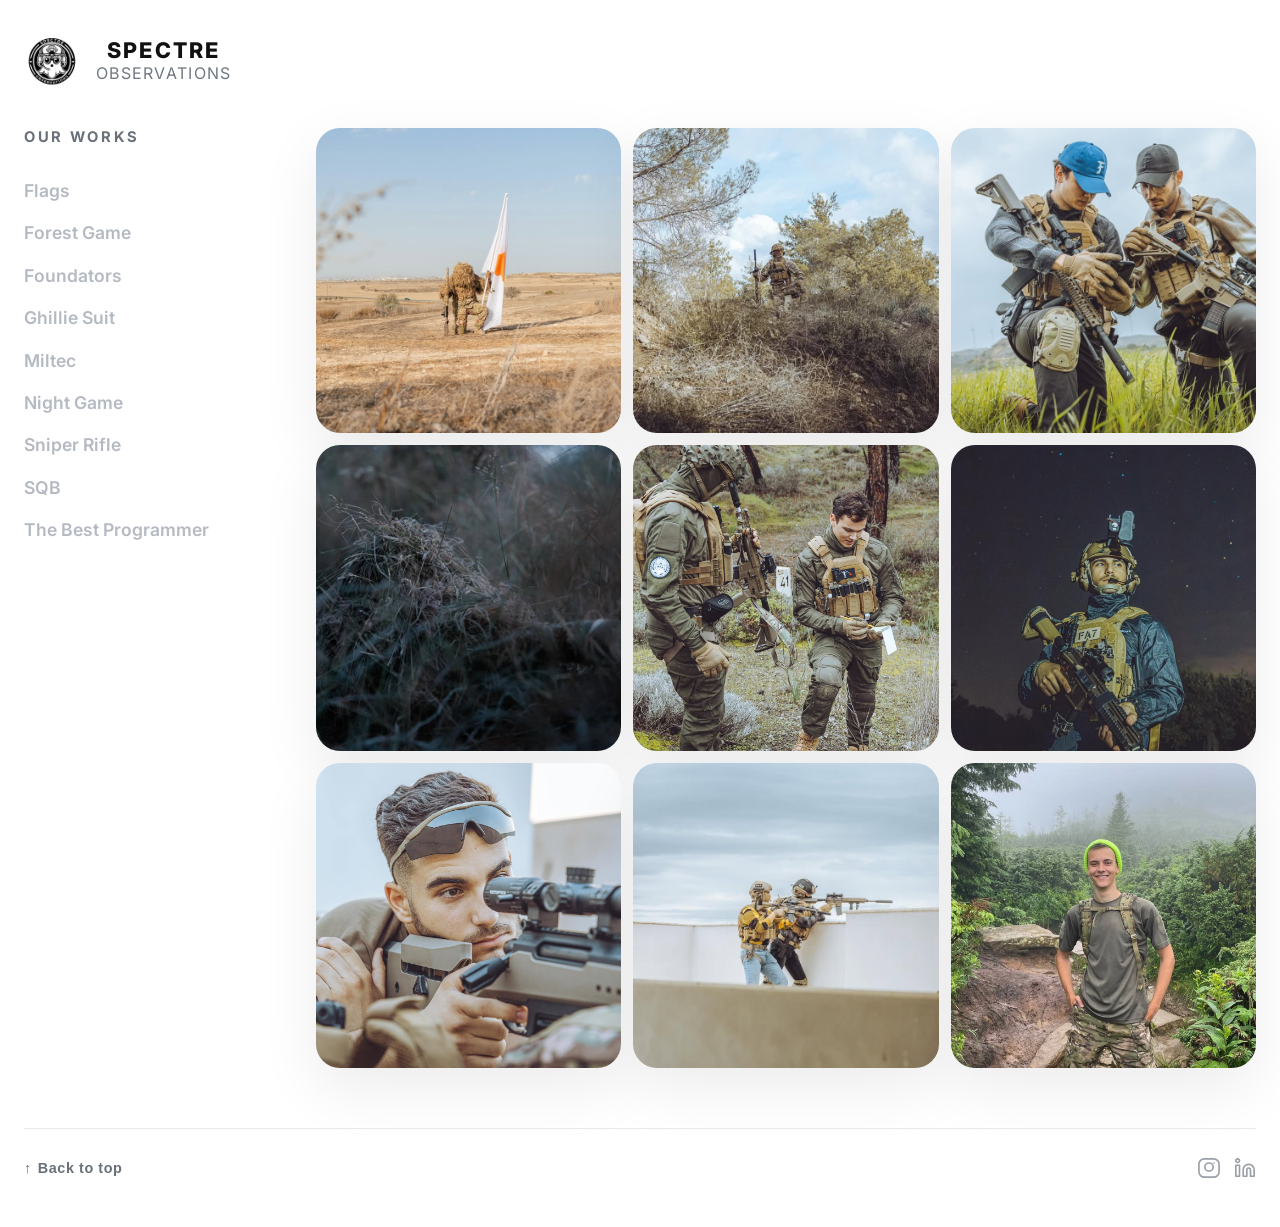
<file: index.html>
<!DOCTYPE html>
<html lang="uk">
  <head>
    <meta charset="UTF-8" />
    <meta name="viewport" content="width=device-width, initial-scale=1.0" />
    <title>Spectre Observations | Airsoft Portfolio</title>
    <link rel="icon" type="image/png" href="styles/images/logo.png" />
    <link rel="preconnect" href="https://fonts.googleapis.com" />
    <link rel="preconnect" href="https://fonts.gstatic.com" crossorigin />
    <link
      href="https://fonts.googleapis.com/css2?family=Inter:wght@400;500;600;700;800&display=swap"
      rel="stylesheet"
    />
    <link rel="stylesheet" href="styles/styles.css" />
  </head>
  <body>
    <div class="page-shell">
      <header class="site-header" id="header"></header>

      <main>
        <section class="hero-block">
          <aside class="hero-sidebar">
            <div class="hero-sidebar-top">
              <span class="hero-work-label">our works</span>
            </div>
            <nav class="section-list" id="sectionLinks"></nav>
          </aside>

          <div class="hero-gallery" id="heroPhotos"></div>
        </section>
      </main>

      <footer class="site-footer" id="footer"></footer>
    </div>

    <script src="scripts/data.js?v=2"></script>
    <script src="scripts/components.js?v=2"></script>
    <script src="scripts/index-page.js?v=2"></script>
  </body>
</html>
</file>
<file: styles/styles.css>
:root {
  color-scheme: light;
  font-family: 'Inter', system-ui, sans-serif;
  font-size: 16px;
  color: #111111;
  background: #ffffff;
}

* {
  box-sizing: border-box;
}

html {
  scroll-behavior: smooth;
}

body {
  margin: 0;
  background: #ffffff;
  min-height: 100vh;
}

img {
  display: block;
  max-width: 100%;
}

.page-shell {
  max-width: 1320px;
  margin: 0 auto;
  padding: 32px 24px 48px;
}

.site-header {
  display: flex;
  align-items: center;
  justify-content: space-between;
  gap: 20px;
  margin-bottom: 40px;
  position: relative;
  z-index: 1100;
}

.brand {
  display: flex;
  align-items: center;
  gap: 16px;
  text-decoration: none;
  color: #111111;
}

.logo-image {
  width: 56px;
  height: 56px;
  object-fit: cover;
  border-radius: 18px;
}

.brand-title {
  font-size: 1.35rem;
  font-weight: 800;
  letter-spacing: 0.1em;
  text-transform: uppercase;
  text-align: center;
}

.brand-subtitle {
  color: #6f7882;
  font-size: 1rem;
  text-align: center;
  text-transform: uppercase;
  letter-spacing: 0.08em;
}

.burger-button {
  display: none;
  appearance: none;
  border: none;
  background: transparent;
  cursor: pointer;
  padding: 8px;
  gap: 6px;
  flex-direction: column;
  z-index: 1101;
  position: relative;
}

.burger-button span {
  display: block;
  width: 28px;
  height: 3px;
  border-radius: 999px;
  background: #111111;
  transition: transform 0.3s ease, opacity 0.3s ease;
}

.burger-button.active span:nth-child(1) {
  transform: translateY(9px) rotate(45deg);
}

.burger-button.active span:nth-child(2) {
  opacity: 0;
}

.burger-button.active span:nth-child(3) {
  transform: translateY(-9px) rotate(-45deg);
}

.nav-open {
  overflow: hidden;
}

.hero-block {
  display: grid;
  gap: 32px;
  grid-template-columns: minmax(220px, 260px) minmax(0, 1fr);
  align-items: start;
}

.hero-sidebar {
  display: flex;
  flex-direction: column;
  gap: 32px;
  position: static;
  top: auto;
}

.hero-sidebar-top {
  display: flex;
  flex-direction: column;
  gap: 16px;
}

.hero-work-label {
  color: #6a7078;
  font-size: 0.92rem;
  text-transform: uppercase;
  letter-spacing: 0.18em;
  font-weight: 700;
}

.section-list {
  display: flex;
  flex-direction: column;
  gap: 16px;
}

.section-list a {
  color: #b5bac2;
  font-size: 1.1rem;
  line-height: 1.5;
  text-decoration: none;
  transition: color 0.25s ease;
  font-weight: 600;
}

.section-list a:hover {
  color: #111111;
}

.hero-gallery {
  display: grid;
  gap: 12px;
  grid-template-columns: repeat(3, minmax(0, 1fr));
}

.photo-card {
  position: relative;
  overflow: hidden;
  border-radius: 24px;
  display: block;
  aspect-ratio: 1 / 1;
  box-shadow: 0 20px 60px rgba(0, 0, 0, 0.08);
  background: #f2f2f2;
}

.photo-card img {
  width: 100%;
  height: 100%;
  object-fit: cover;
  transition: transform 0.4s ease, filter 0.4s ease;
}

.photo-card::before {
  content: '';
  position: absolute;
  inset: 0;
  background: rgba(255, 255, 255, 0);
  transition: background 0.35s ease;
  z-index: 1;
}

.photo-card:hover img {
  transform: scale(1.05);
  filter: brightness(1.15) blur(2px);
}

.photo-card:hover::before {
  background: rgba(255, 255, 255, 0.25);
}

.photo-label {
  position: absolute;
  inset: 0;
  display: flex;
  align-items: center;
  justify-content: center;
  color: #111111;
  text-shadow: 0 2px 12px rgba(255, 255, 255, 0.6);
  font-size: clamp(0.9rem, 1.8vw, 1.4rem);
  font-weight: 400;
  letter-spacing: 0.06em;
  text-transform: uppercase;
  opacity: 0;
  transition: opacity 0.32s ease;
  text-align: center;
  padding: 12px;
  pointer-events: none;
  z-index: 2;
  word-break: break-word;
  overflow-wrap: break-word;
}

.photo-card:hover .photo-label {
  opacity: 1;
}

.section-title {
  font-size: clamp(2rem, 5vw, 3.2rem);
  font-weight: 900;
  color: #111111;
  margin: 0 0 32px;
  text-align: center;
}

.gallery-container {
  max-width: 900px;
  margin: 0 auto;
}

.gallery {
  column-count: 2;
  column-gap: 12px;
}

.gallery-item {
  break-inside: avoid;
  margin-bottom: 12px;
  border-radius: 0;
  overflow: hidden;
  background: #f2f2f2;
  cursor: pointer;
}

.gallery-item img {
  width: 100%;
  height: auto;
  display: block;
  object-fit: cover;
  transition: transform 0.4s ease;
  cursor: zoom-in;
}

.gallery-item:hover img {
  transform: scale(1.04);
}

.site-footer {
  display: flex;
  justify-content: space-between;
  align-items: center;
  gap: 20px;
  padding-top: 28px;
  border-top: 1px solid #e9e9e9;
  margin-top: 60px;
}

.back-to-top {
  border: none;
  background: none;
  color: #6a7078;
  padding: 0;
  font-size: 0.9rem;
  font-weight: 600;
  letter-spacing: 0.04em;
  cursor: pointer;
  display: flex;
  align-items: center;
  gap: 6px;
  transition: color 0.25s ease;
}

.back-to-top:hover {
  color: #111111;
}

.social-links {
  display: flex;
  align-items: center;
  gap: 14px;
}

.social-link {
  display: inline-flex;
  align-items: center;
  justify-content: center;
  color: #9a9fa6;
  transition: transform 0.2s ease, color 0.2s ease;
  text-decoration: none;
}

.social-link svg {
  display: block;
  width: 22px;
  height: 22px;
}

.social-link:hover {
  color: #111111;
  transform: scale(1.15);
}

/* Burger menu overlay */
.top-nav {
  position: fixed;
  inset: 0;
  background: #ffffff;
  display: flex;
  flex-direction: column;
  justify-content: center;
  align-items: center;
  gap: 0;
  overflow-y: auto;
  z-index: 1000;
  visibility: hidden;
  pointer-events: none;
  opacity: 0;
  transition: opacity 0.3s ease, visibility 0.3s ease;
}

.top-nav a {
  color: #b5bac2;
  text-decoration: none;
  font-weight: 600;
  font-size: 1.4rem;
  display: block;
  padding: 16px 0;
  text-align: center;
  transition: color 0.25s ease;
}

.top-nav a:hover {
  color: #111111;
}

.top-nav.open {
  visibility: visible;
  pointer-events: auto;
  opacity: 1;
}

.modal {
  display: none;
  position: fixed;
  top: 0;
  left: 0;
  width: 100%;
  height: 100%;
  background: rgba(0, 0, 0, 0.95);
  z-index: 2000;
  align-items: center;
  justify-content: center;
  padding: 20px;
  overflow: auto;
}

.modal.active {
  display: flex;
}

.modal-content {
  position: relative;
  max-width: 90vw;
  max-height: 90vh;
}

.modal-content img {
  max-width: 100%;
  max-height: 90vh;
  object-fit: contain;
  width: auto;
  height: auto;
}

.modal-close {
  position: absolute;
  top: 20px;
  right: 30px;
  color: #ffffff;
  font-size: 28px;
  font-weight: bold;
  cursor: pointer;
  background: none;
  border: none;
  z-index: 2001;
}

.modal-close:hover {
  color: #ccc;
}

.section-main {
  width: 100%;
}

@media (min-width: 1025px) {
  .section-title {
    display: none;
  }
}

@media (max-width: 1024px) {
  .hero-block {
    grid-template-columns: 1fr;
  }

  .hero-sidebar {
    display: none;
  }

  .hero-gallery {
    grid-template-columns: repeat(2, minmax(0, 1fr));
  }

  .burger-button {
    display: flex;
  }

  .photo-label {
    font-size: clamp(1.4rem, 4vw, 2.2rem);
  }

  .site-footer {
    flex-direction: column;
    align-items: center;
  }

  .social-links {
    justify-content: center;
  }
}

@media (max-width: 640px) {
  .page-shell {
    padding: 20px 16px 32px;
  }

  .hero-gallery {
  grid-template-columns: 1fr;
  padding: 0 20px;
  }

  .gallery {
    column-count: 1;
  }

  .photo-label {
    font-size: clamp(1.6rem, 6vw, 2.6rem);
  }
}
</file>
